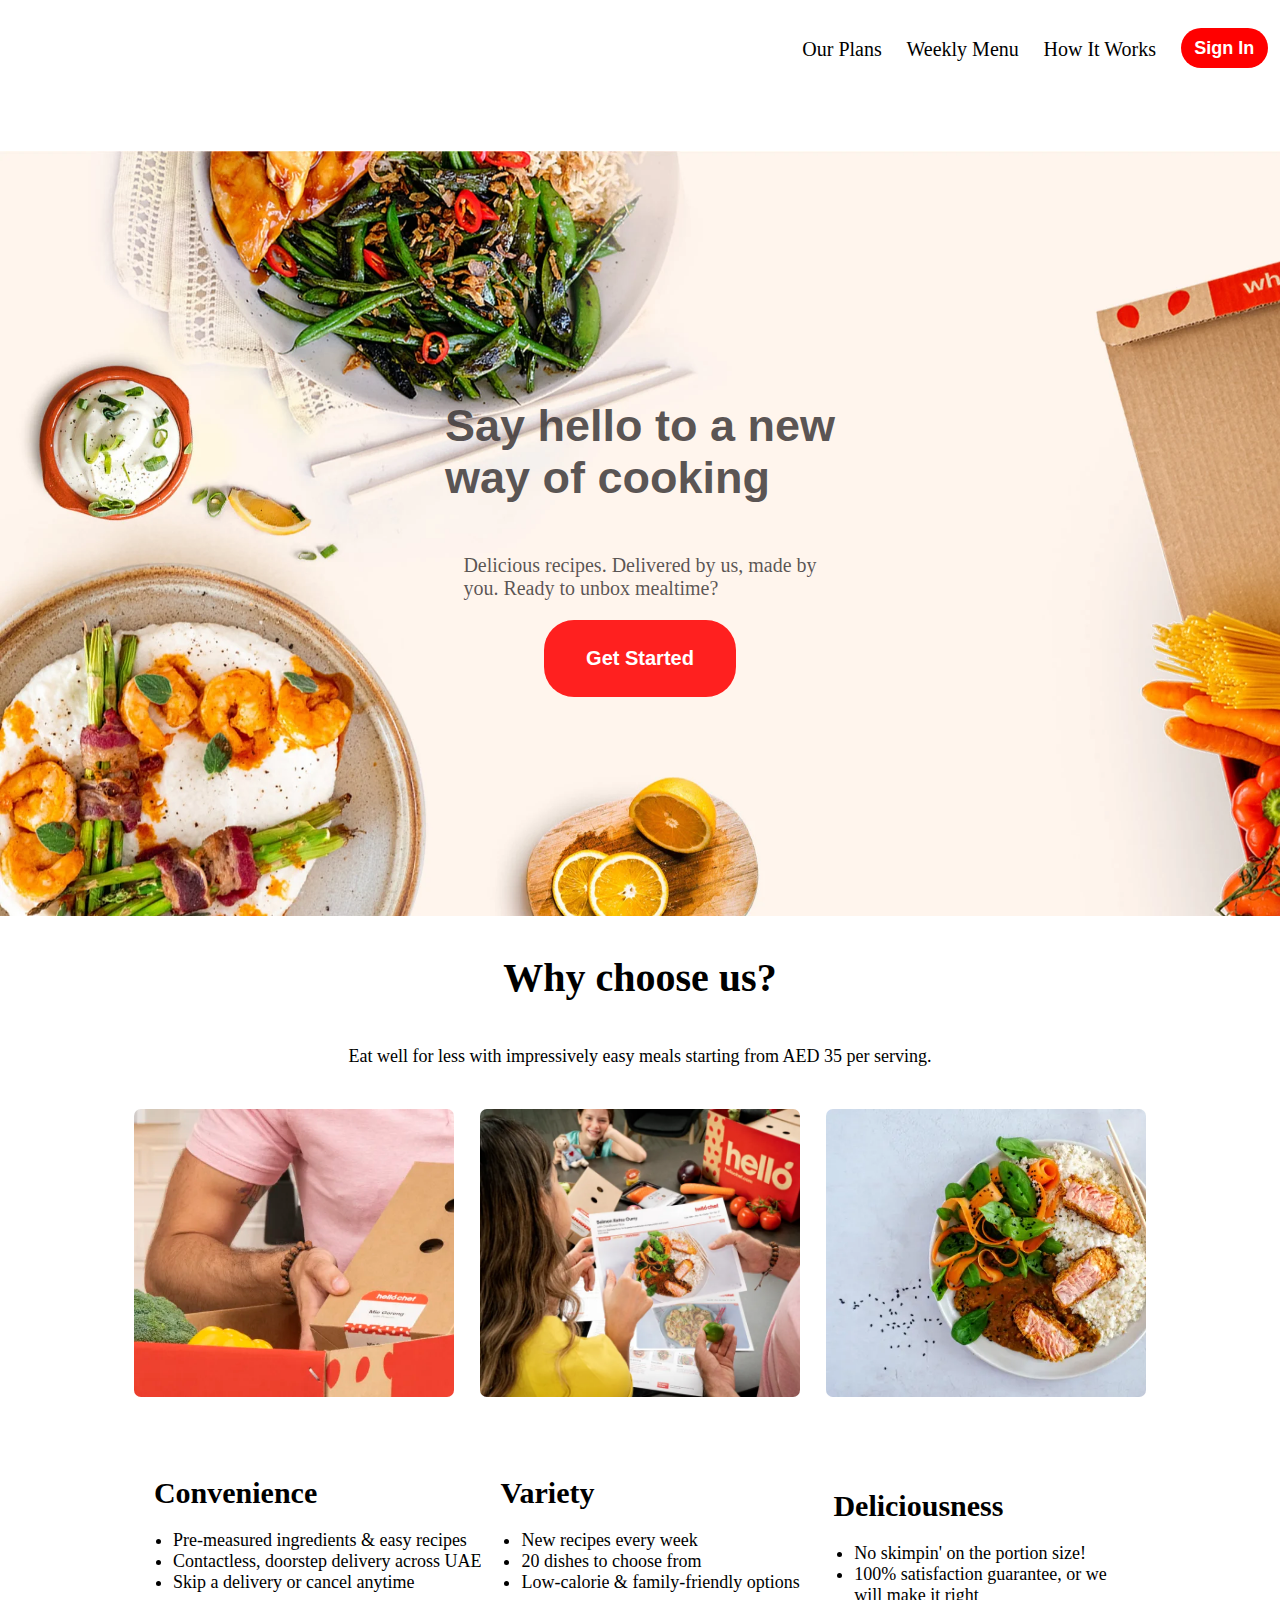
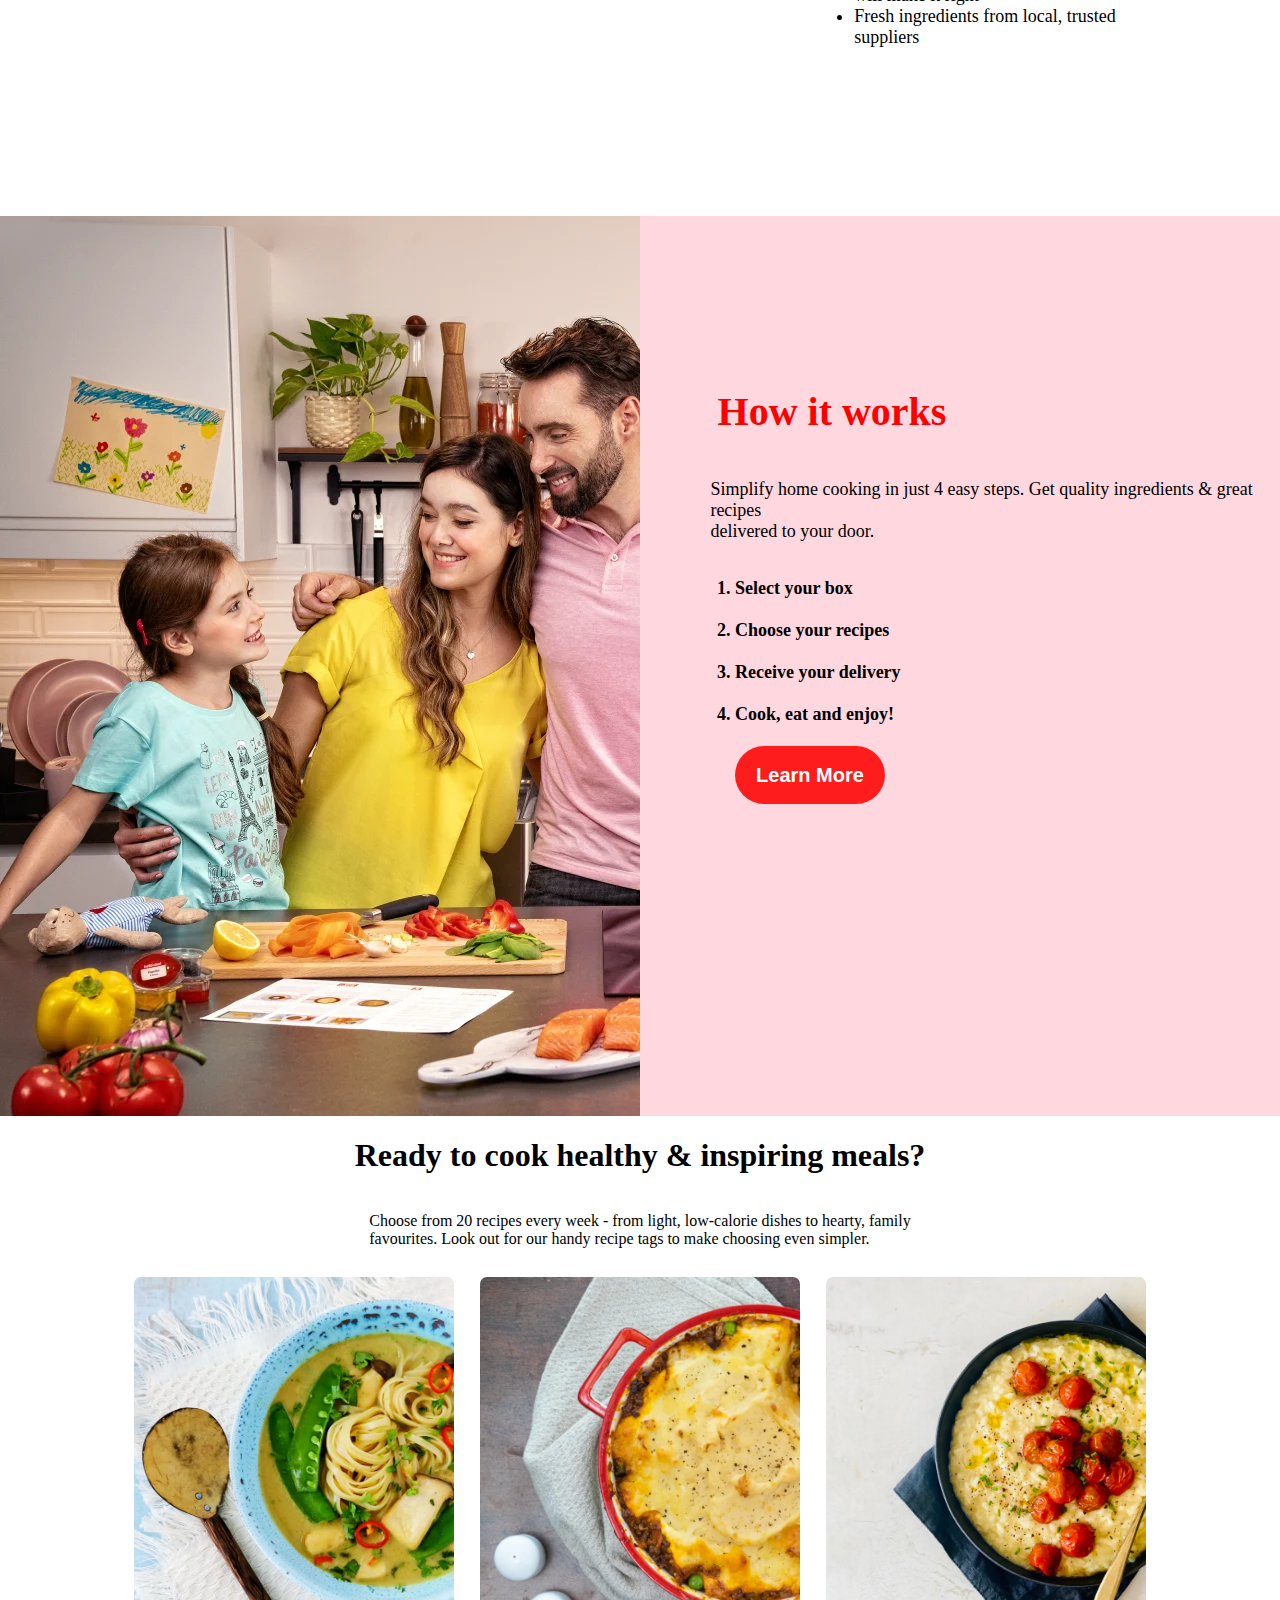
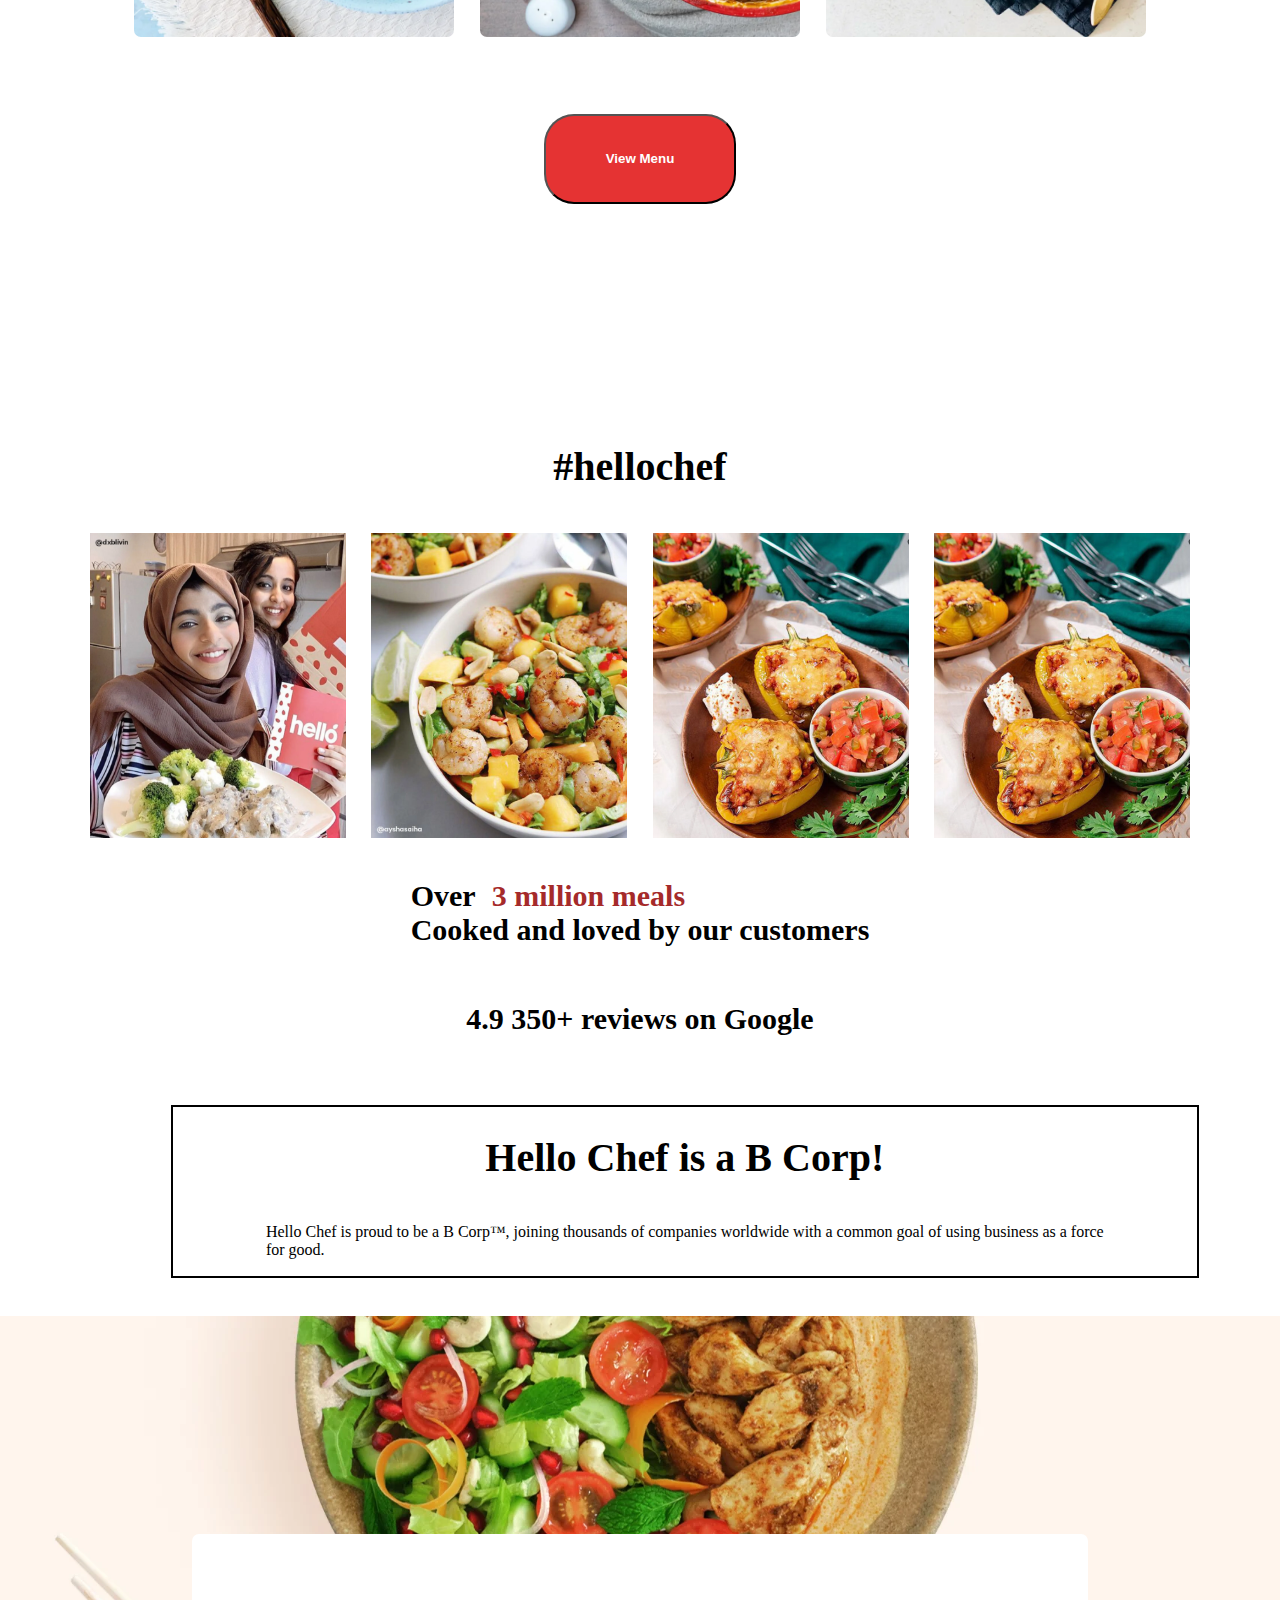
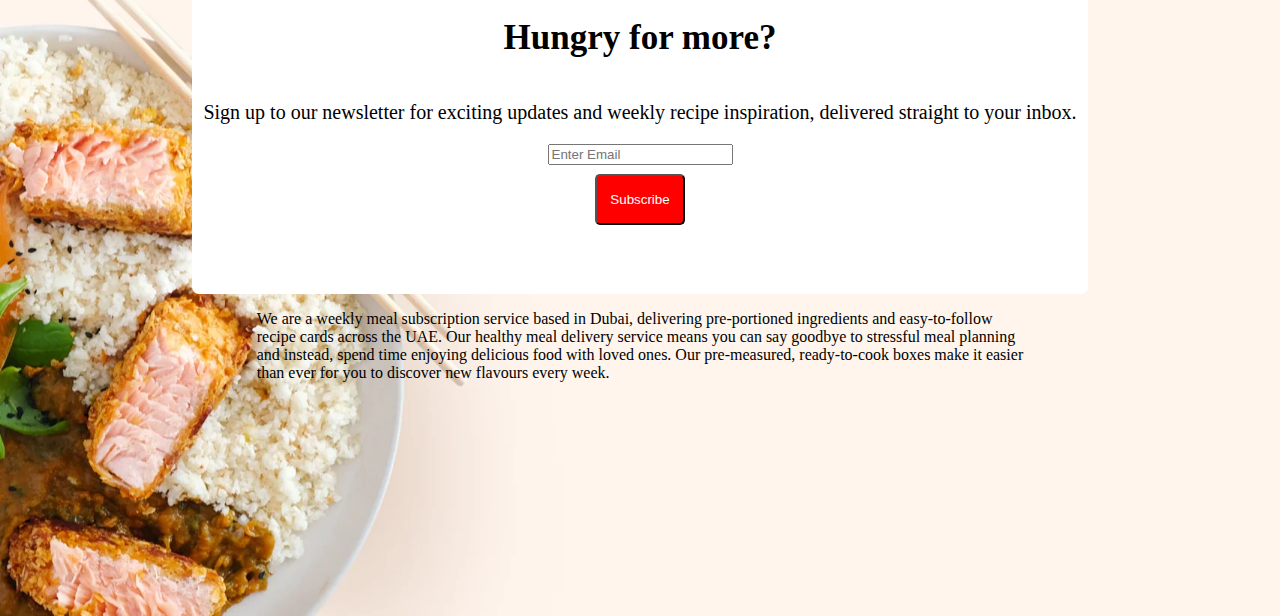
<file: index.html>
<!DOCTYPE html>
<html lang="en">
<head>
    <meta charset="UTF-8">
    <meta name="viewport" content="width=device-width, initial-scale=1.0">
    <link rel="stylesheet" href="/css/style.css">
    <title>Document</title>
</head>
<body>
    <div class="main">
        <div class="navbar">
            <ul class="list">
                <li> <a href="https://hellochef.me/our-plans" span style="color: black; text-decoration: none;">Our Plans</a></li>
                <li> <a href="https://hellochef.me/weekly-menu/2023-10-19" span style="color: black; text-decoration: none;">Weekly Menu</a></li>
                <li> <a href="hiw.html" span style="color: black; text-decoration: none;">How It Works</a></li>
                <button> <a href="https://hellochef.me/sign-in" span style="color: white; text-decoration: none;margin-top: 10%;">Sign In</a></button>
            </ul>   
            
        </div>
        <div class="page1">
            <h1>Say hello to a new <br> way of cooking</h1>
            <p>Delicious recipes. Delivered by us, made by <br> you. Ready to unbox mealtime?</p>
            <button>Get Started</button>
        </div>
    </div> 




    <div class="page2">
         
        <div class="top-page">
            <h1>Why choose us?</h1>
            <p>Eat well for less with impressively easy meals starting from AED 35 per serving.</p>
        </div>
        
        <div class="boxes">
            <div class="box1"></div>
            <div class="box2"></div>
            <div class="box3"></div>
        </div>
        <div class="points">
            <div class="box4">
                <h1>Convenience</h1>
                <ul>
                    <li>Pre-measured ingredients & easy recipes</li>
                    <li>Contactless, doorstep delivery across UAE</li>
                    <li>Skip a delivery or cancel anytime</li>
                </ul>
            </div>
            <div class="box5">
                <h1>Variety</h1>
                <ul>
                    <li>New recipes every week</li>
                    <li>20 dishes to choose from</li>
                    <li>Low-calorie & family-friendly options</li>
                </ul>
            </div>
            <div class="box6">
                <h1>Deliciousness</h1>
                <ul>
                    <li>No skimpin' on the portion size!</li>
                    <li>100% satisfaction guarantee, or we will make it right</li>
                    <li>Fresh ingredients from local, trusted suppliers</li>
                </ul>
            </div>
        </div>
 
    </div>  
    
    <div class="page3">

        <div class="con1"></div>
        <div class="con2">
            <h1>How it works</h1>
            <p>Simplify home cooking in just 4 easy steps. Get quality ingredients & great recipes <br> delivered to your door.</p>
            <ol>
                <li>Select your box</li><br>
                <li>Choose your recipes</li> <br>
                <li>Receive your delivery</li><br>
                <li>Cook, eat and enjoy!</li><br>
                <button><a href="https://hellochef.me/how-it-works" span style="color: white; text-decoration: none;">Learn More</a></button>
            </ol>
        </div>

    </div>
    <div class="page4">
        <h1>Ready to cook healthy & inspiring meals?</h1>
        <p>Choose from 20 recipes every week - from light, low-calorie dishes to hearty, family <br> favourites. Look out for our handy recipe tags to make choosing even simpler.</p>
        <div class="menu">
            <div class="box1"></div>
            <div class="box2"></div>
            <div class="box3"></div>
        </div>
        <button span style="height: 10%; width: 15%; color: white; background-color: rgba(224, 8, 8, 0.829); border-radius: 30px; font-weight: 700;">View Menu</button>

    </div>
    <div class="page5">
        <h1>#hellochef</h1>
        <div class="pics">
            <div class="pic1"></div> 
            <div class="pic2"></div> 
            <div class="pic3"></div> 
            <div class="pic4"></div>
        </div>
        <h2>Over <span style="color: brown; margin-left: 2%;">3 million meals</span> </span><br> Cooked and loved by our customers</h2>
        <h3>4.9 350+ reviews on Google</h3>
        <div class="certified">
            <h1>Hello Chef is a B Corp!</h1>
            <p>Hello Chef is proud to be a B Corp™, joining thousands of companies worldwide with a common goal of using business as a force <br>for good.</p>

        </div>

    </div>

    <div class="page6">
        <div class="subscribe">
            <h1>Hungry for more?</h1>
            <p>Sign up to our newsletter for exciting updates and weekly recipe inspiration, delivered straight to your inbox.</p>
            <input type="text" placeholder="Enter Email"> <button>Subscribe</button>
        </div>
        <p>We are a weekly meal subscription service based in Dubai, delivering pre-portioned ingredients and easy-to-follow <br> recipe cards across the UAE. Our healthy meal delivery service means you can say goodbye to stressful meal planning <br> and instead, spend time enjoying delicious food with loved ones. Our pre-measured, ready-to-cook boxes make it easier <br> than ever for you to discover new flavours every week.</p>

    </div>
    
    </div>
</body>
</html>
</file>
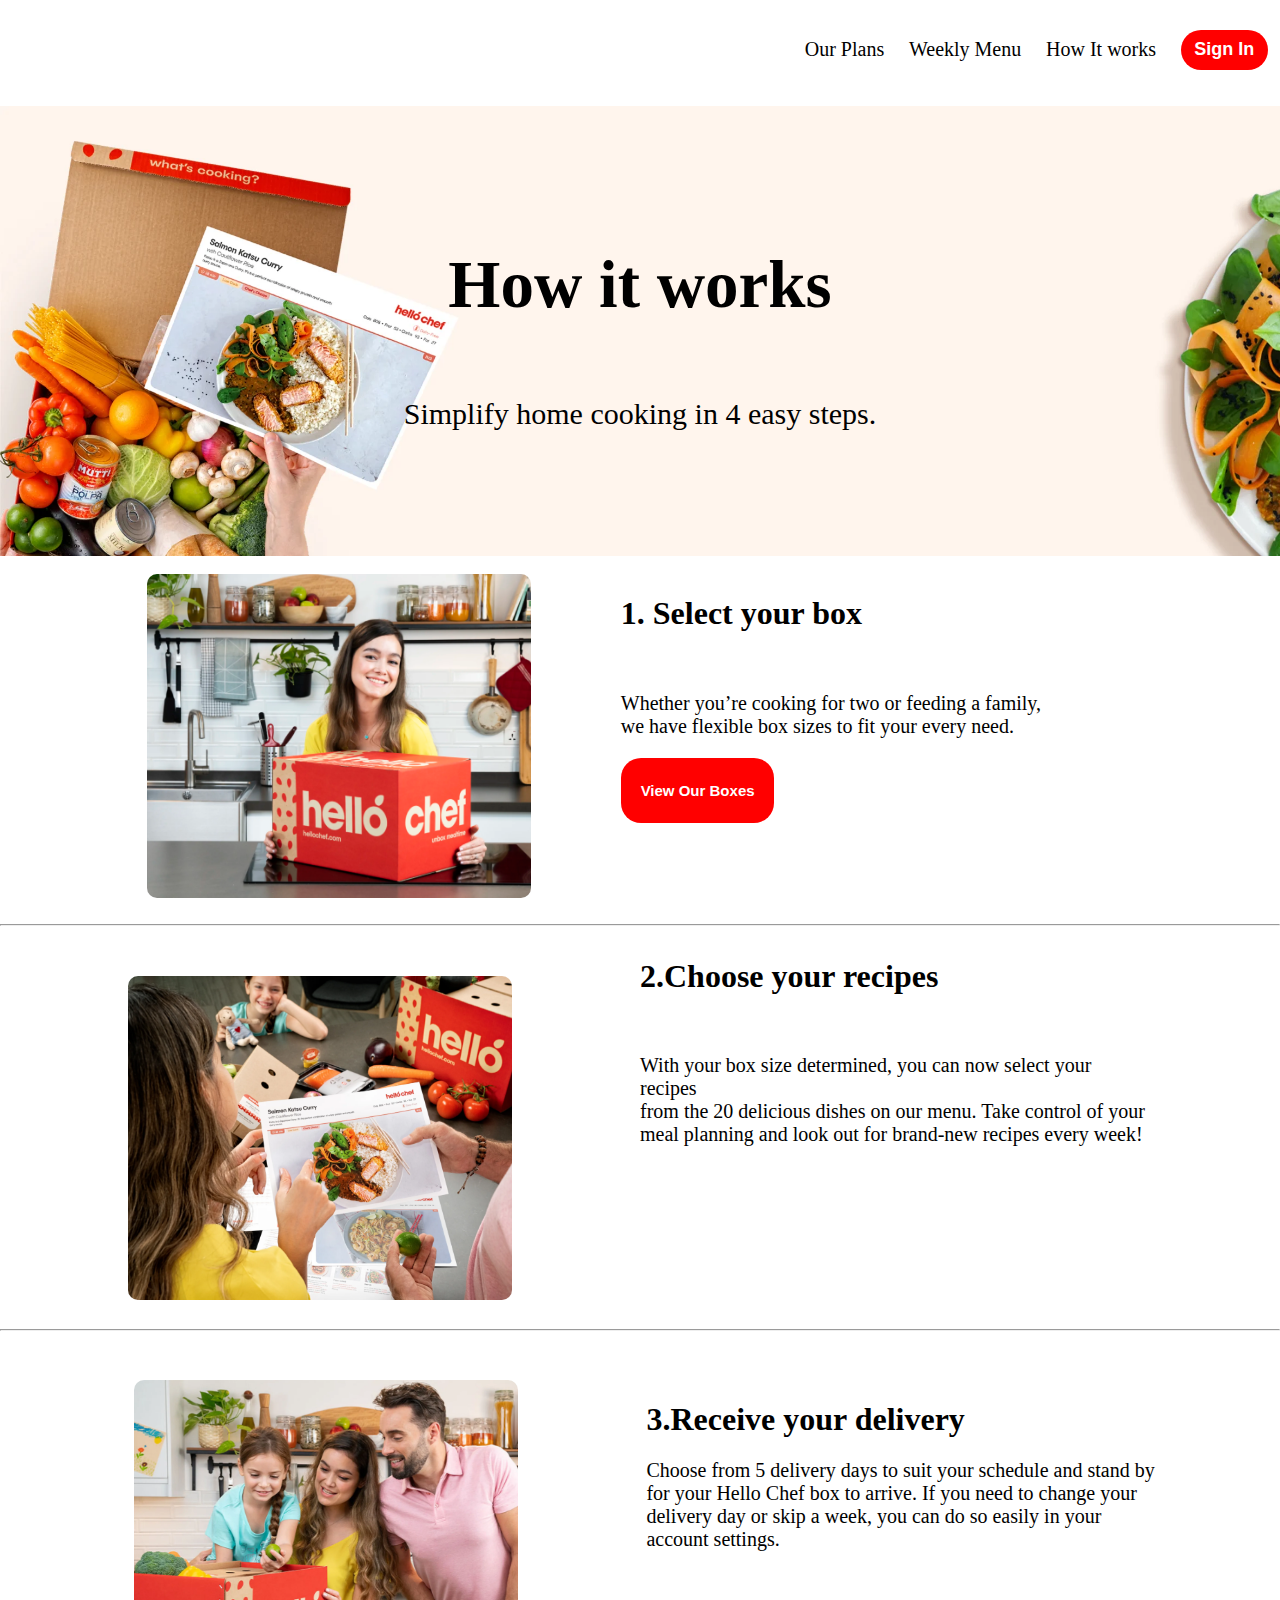
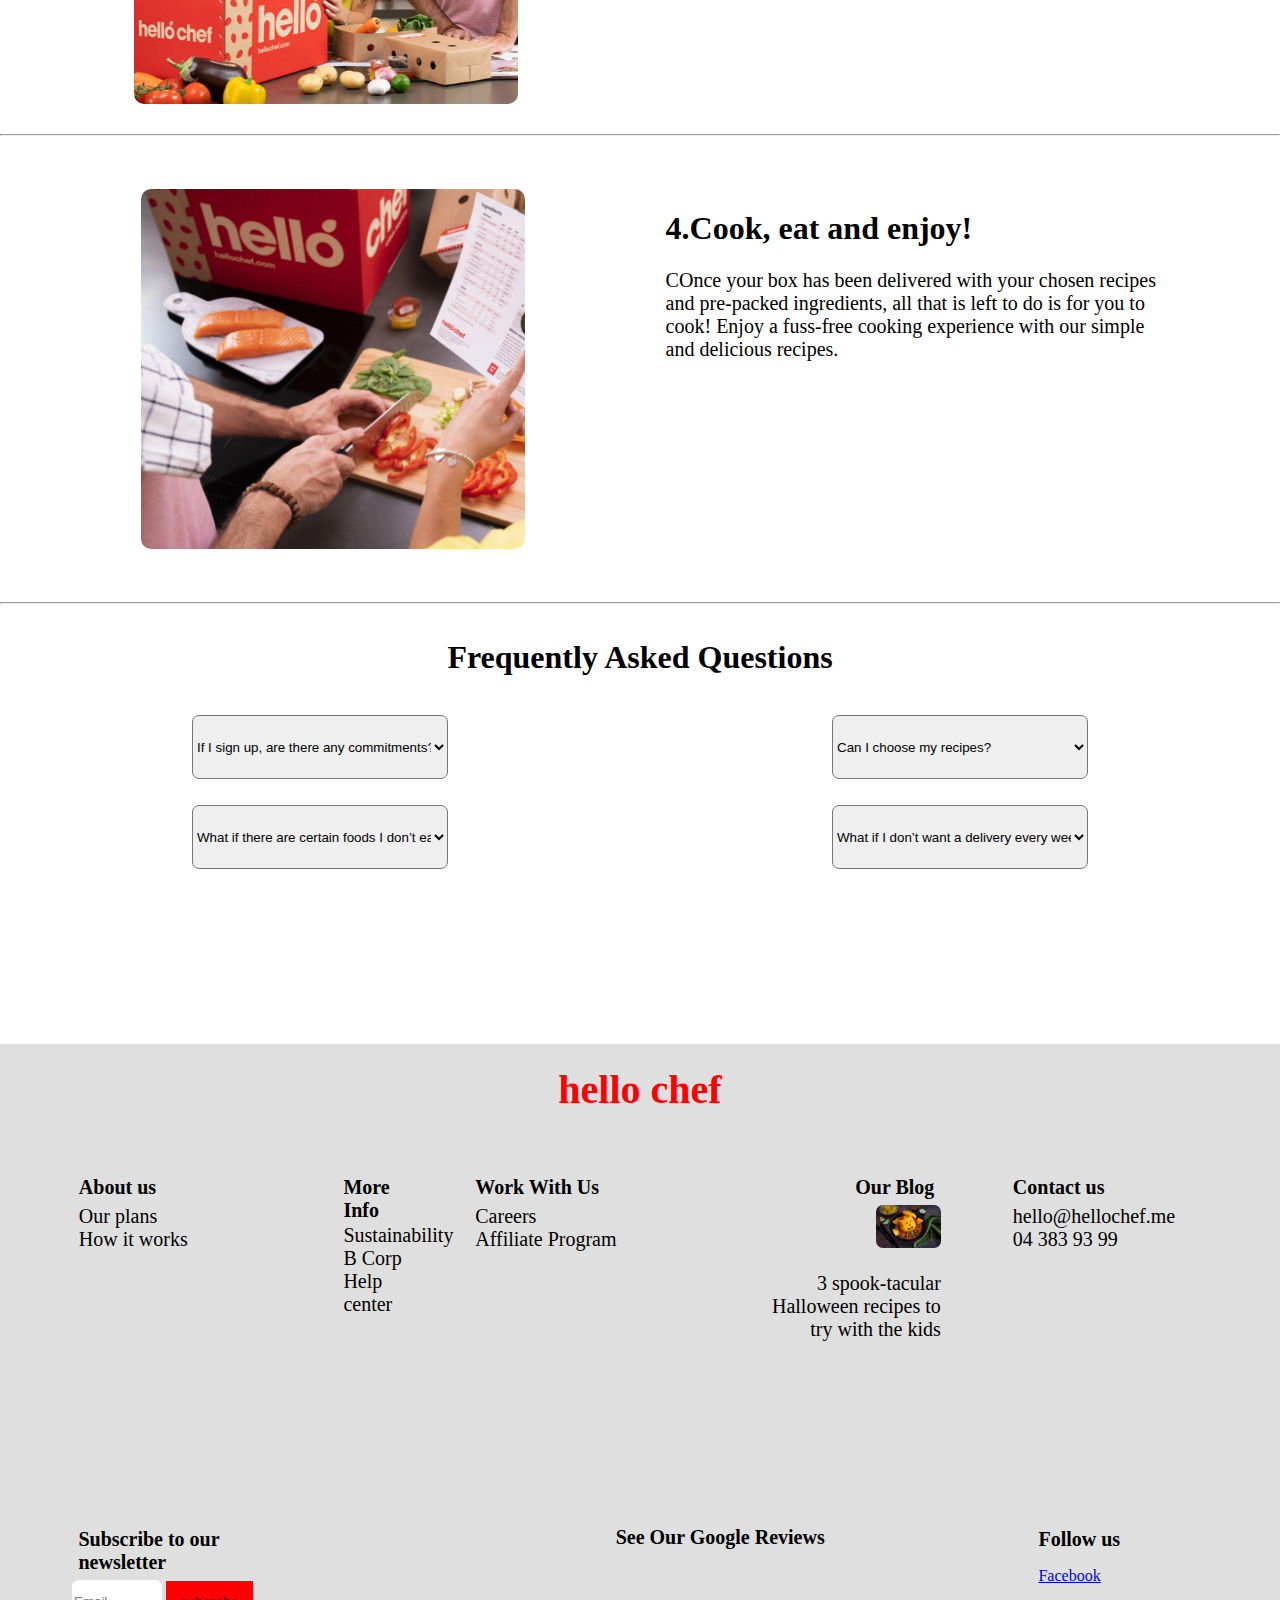
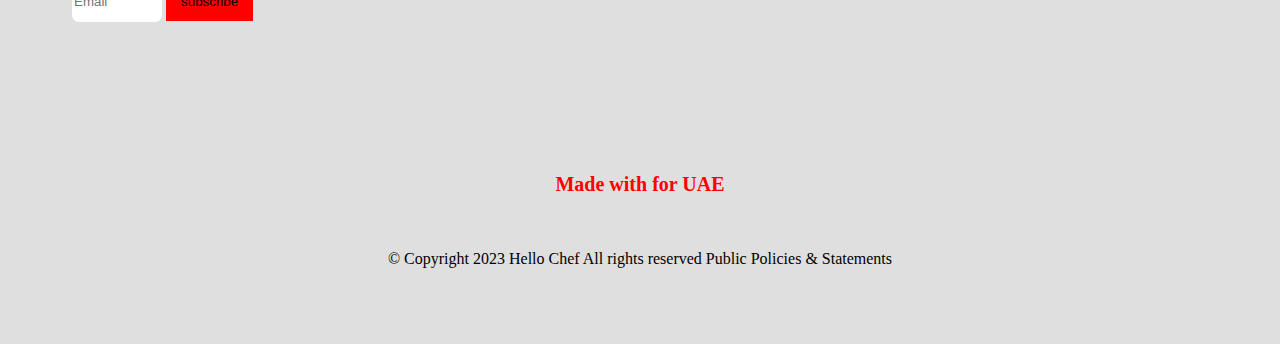
<file: hiw.html>
<!DOCTYPE html>
<html lang="en">
<head>
    <meta charset="UTF-8">
    <meta name="viewport" content="width=device-width, initial-scale=1.0">
    <link rel="stylesheet" href="/css/hiw.css">
    <title>Document</title>
</head>
<body>
    <div class="page1">
        <div class="navbar">
            <ul class="list">
                <li>Our Plans</li>
                <li>Weekly Menu</li>
                <li>How It works</li>
                <button>Sign In</button>
            </ul>

        </div>

        <div class="display">
            <h1>How it works</h1>
            <p>Simplify home cooking in 4 easy steps.</p>

        </div>
        <div class="step1">
            <div class="box1"></div>
            <div class="steps">
                <h1>1. Select your box</h1> <br>
                <p>Whether you’re cooking for two or feeding a family, <br> we have flexible box sizes to fit your every need.</p>
                <button>View Our Boxes</button>
            </div>
            
        </div>
        <hr> 

    </div>
    <div class="page2">
        <div class="step2">
            <div class="box2"> </div>
            <div class="steps">
                <h1>2.Choose your recipes</h1> <br>
                <p>With your box size determined, you can now select your recipes <br> from the 20 delicious dishes on our menu. Take control of your meal planning and look out for brand-new recipes every week!</p>
            
            </div>
            
        </div>
        <hr>
        <div class="step3">
            <div class="box3"></div>
            <div class="steps">
                <h1>3.Receive your delivery</h1>
                <p>Choose from 5 delivery days to suit your schedule and stand by for your Hello Chef box to arrive. If you need to change your delivery day or skip a week, you can do so easily in your account settings.</p>
            </div>
        </div>
    </div>
    <hr>

    <div class="page3">
        <div class="step4">
            <div class="box4"></div>
            <div class="steps">
                <h1>4.Cook, eat and enjoy!</h1>
                <p>COnce your box has been delivered with your chosen recipes and pre-packed ingredients, all that is left to do is for you to cook! Enjoy a fuss-free cooking experience with our simple and delicious recipes.</p>
            </div>
        </div>
        <hr>
        <div class="questions">
            <h1>Frequently Asked Questions</h1>
        </div>
        <div class="extras">
            <div class="q1">
                <select name="a" id="">
                    <option value="">If I sign up, are there any commitments?</option>
                </select>
                <select name="b" id="">
                    <option value="">What if there are certain foods I don’t eat?</option>
                </select>
            </div>
            <div class="q2">
                <select name="c" id="">
                    <option value="">Can I choose my recipes?</option>
                </select>
                <select name="d" id="">
                    <option value="">What if I don’t want a delivery every week?</option>
                </select>
            </div>
        </div>
        <!-- <button>See all FAQs</button> -->
    </div>

    <div class="page4">
        <div class="chef">
            <h1>hello chef</h1>
        </div>
        <div class="contactus">
            <div class="con1">
                <ul>
                    <h1>About us</h1>
                    <li>Our plans</li>
                    <li>How it works</li>
                </ul>
            </div>
            <div class="con2">
                <ul>
                    <h1>More Info</h1>
                    <li>Sustainability</li>
                    <li>B Corp</li>
                    <li>Help center</li>
                </ul>
            </div>
            <div class="con3">
                <ul>
                    <h1>Work With Us </h1>
                    <li>Careers</li>
                    <li>Affiliate Program</li>
                </ul>
            </div>
            <div class="con4">
                <ul>
                    <h1>Our Blog</h1>  
                    <img src="/Images/spookypeppers_feat.webp" alt="">      
                    <p>3 spook-tacular <br> Halloween recipes to <br> try with the kids</p>
                </ul>
            </div>

            <div class="con5">
                <ul>
                    <h1>Contact us</h1>
                    <li>hello@hellochef.me</li> 
                    <li> 04 383 93 99</li>
                </ul>
            </div>
        </div>
        <div class="reviews">
            <div class="con6">
                <ul>
                    <h1>Subscribe to our newsletter</h1>
                    <input type="text" placeholder="Email">
                    <button>subscribe</button>
                </ul>
            </div>
            <div class="con7">
                <h1>See Our Google Reviews</h1>
            </div>
            <div class="con8">
                <ul>
                    <h1>Follow us</h1>
                    <p> <a href="https://www.facebook.com/hellochef.me/">Facebook</a></p>
                    <!-- <p> <a href="https://www.instagram.com/hellochef/"> Instagram</a></p> -->
                    <!-- <p> <a href="https://www.youtube.com/channel/UCIrUmscW1GvGPwMCG0LoIUw?themeRefresh=1">Youtube</a></p> -->
                    <!-- <p> <a href="https://www.tiktok.com/@hellochef.com">Tiktok</a></p> -->
                </ul>
            </div>
        </div>
        <div class="final">
            <h1>Made with for UAE</h1>
            <p>© Copyright 2023 Hello Chef All rights reserved Public Policies & Statements</p>
        </div>

    </div>
   
    
    
</body>
</html>
</file>
<file: css/style.css>
body{
    margin: 0%;
    padding: 0%;
}

.main{
    height: 100vh;
    width: 100%;
}

.navbar{
    height: 15%;
    width: 100%;
    background-color: white;
   
}

.list{
    list-style: none;
    display: flex;
    justify-content: flex-end;
    text-decoration: none;
}

.list li{
    font-size: 20px;
    margin: 1%;
    margin-top: 1.8%;
}

.list button{
    height: 40px;
    width: 7%;
    border-radius: 40px;
    background-color: red;
    border: none;
    margin: 1%;
    color: white;
    font-size: 18px;
    font-weight: 800;
    
}

.page1{
    height: 85%;
    width: 100%;
    background-image: url(/Images/banner.webp);
    background-size: cover;
}

.page1{
    display: flex;
    flex-direction: column;
    justify-content: center;
    align-items: center;

}

.page1 h1{
    font-size: 45px;
    font-family: Arial, Helvetica, sans-serif;
    color: rgba(61, 56, 56, 0.842);
    font-weight: 700;
}

.page1 p{
    font-size: 20px;
    color: rgba(61, 56, 56, 0.842);
}

.page1 button{
    height: 10%;
    width: 15%;
    color: white;
    background-color: rgba(255, 0, 0, 0.87);
    border: none;
    border-radius: 30px;
    font-size: 20px;
    font-weight: 900;
    margin-bottom: 0%;
}


.page2{
    height: 100vh;
    width: 100%;
    background-color: white;
}

.top-page{
    height: 20%;
    width: 100%;
    background-color: white;
    justify-content: center;
    align-items: center;
    display: flex;
    flex-direction: column;
}

.top-page h1{
    font-size: 40px;
    font-weight: 700;
    font-family: arial black;
}

.top-page p{
    font-size: 18px;

}

.boxes{
    height: 40%;
    width: 100%;
    display: flex;
    flex-direction: row;
    justify-content: center;
    
}

.box1{
    height: 80%;
    width: 25%;
    background-color: azure;
    margin: 1%;
    background-image: url(/Images/box1.webp);
    background-size: cover;
    border-radius: 7px;
}

.box2{
    height: 80%;
    width: 25%;
    background-color: blue;
    margin: 1%;
    background-image: url(/Images/box2.webp);
    background-size: cover;
    border-radius: 7px;
}

.box3{
    height: 80%;
    width: 25%;
    background-color: blueviolet;
    margin: 1%;
    background-image: url(/Images/box3.webp);
    background-size: cover;
    border-radius: 7px;
}

.points{
    height: 40%;
    width: 100%;
    display: flex;
    flex-direction: row;
    justify-content: center;
}
.points.box4{
    height: 100%;
    width: 25%;
    background-color: white;
}

.box5{
    height: 80%;
    width: 25%;
    background-color: white;
   
}

.box6{
    height: 80%;
    width: 25%;
    background-color: white;
    margin: 1%;
}

.box4 h1{
    font-size: 30px;
    margin-left: 6%;
}

.box4 li{
    font-size: 18px;
    text-decoration: none;
    padding-top: 0%;
    padding-bottom: 0%;
    margin-top: 0;
    align-items: top;
}

.box5 h1{
    font-size: 30px;
    margin-left: 6%;
}

.box5 li{
    font-size: 18px;
}


.box6 h1{
    font-size: 30px;
    margin-left: 6%;

}

.box6 li{
    font-size: 18px;
    margin-top: 0;
    align-items: top; 
}


.page3{
    height: 100vh;
    width: 100%;
    display: flex;
    flex-direction: row;
    align-items: center;
    justify-content: center;
}

.con1{
    height: 100%;
    width: 50%;
    background-image: url(/Images/con1.webp);
}

.con2{
    height: 100%;
    width: 50%;
    background-color: rgba(255, 192, 203, 0.637);
    display: flex;
    flex-direction: column;
    align-items: center;
    justify-content: center;
}

.con2 h1{
    font-size: 40px;
    color: red;
    margin-right: 40%;
}

.con2 p{
    font-size: 18px;
    margin-left: 11%;
}

.con2 ol{
    font-size: 18px;
    font-weight: bold;
    margin-right: 50%;
    margin-bottom: 200px;
    
    
}

.con2 button{
    height: 30%;
    width: 150px;
    color: white;
    font-size: 20px;
    font-weight: 600;
    background-color: rgba(255, 0, 0, 0.87);
    border: none;
    border-radius: 30px;
    margin-right: 20px;
    text-decoration: none;
}


.page4{
    height: 100vh;
    width: 100%;
    background-color: white;
    display: flex;
    flex-direction: column;
    align-items: center;
}

.menu{
    height: 50%;
    width: 100%;
    display: flex;
    flex-direction: row;
    justify-content: center;
    
}

.menu .box1{
    height: 80%;
    width: 25%;
    background-image: url(/Images/01.webp);
    
}

.menu .box2{
    height: 80%;
    width: 25%;
    background-image: url(/Images/02.webp);    
}

.menu .box3{
    height: 80%;
    width: 25%;
    background-image: url(/Images/03.webp);    
}

.page4 .button{
    height: 10%;
    width: 30%;
}

.page5{
    height: 100vh;
    width: 100%;
    display: flex;
    flex-direction: column;
    align-items: center;
    justify-content: center;

}

.page5 h1{
    font-size: 40px;
}

.page5 h2{
    font-size: 30px;
}

.page5 h3{
    font-size: 30px;
}
.pics{
    height: 40%;
    width: 100%;
    display: flex;
    flex-direction: row;
    justify-content: center;
    align-items: center;
   
}

.pic1{
    height: 90%;
    width: 20%;
    background-image: url(/Images/p1.webp);
    background-size: cover;
    margin: 1%;
}

.pic2{
    height: 90%;
    width: 20%;
    background-image: url(/Images/p2.webp);
    background-size: cover;
    margin: 1%;
}

.pic3{
    height: 90%;
    width: 20%;
    background-image: url(/Images/p3.webp);
    background-size: cover;
    margin: 1%;
}

.pic4{
    height: 90%;
    width: 20%;
    background-image: url(/Images/p4.webp);
    background-size: cover;
    margin: 1%;
}
.certified{
    height: 20%;
    width: 80%;
    color: black;
    display: flex;
    flex-direction: column;
    justify-content: center;
    align-items: center;
    border: 2px solid;
    margin: 3%;
    margin-left: 10%;
}

.page6{
    height: 100vh;
    width: 100%;
    background-image: url(/Images/page\ 5.webp);
    background-size: cover;
    justify-content: center;
    align-items: center;
    display: flex;
    flex-direction: column;

}

.subscribe{
    height: 40%;
    width: 70%;
    background-color: white;
    border-radius: 7px;
    display: flex;
    flex-direction: column;
    justify-content: center;
    align-items: center;
}

.page6 h1{
    font-size: 35px;
}

.subscribe p{
    font-size: 20px;
}

.input {
    height: 14%;
    width: 30%;
    border-radius: 5px;
    display: flex;
    align-items: center;
}

.page6 button{
    height: 14%;
    width: 10%;
    margin: 1%;
    border-radius: 5px;
    color: white;
    background-color: red;
}

.page7{
    height: 100vh;
    width: 100%;
    display: flex;
    flex-direction: column;
    align-items: center;
    justify-content: center;

}

.chef{
    height: 10%;
    width: 100%;
    background-color: blueviolet;
    justify-content: center;
    display: flex;
    flex-direction: column;
    align-items: center;
}

.final{
    height: 80%;
    width: 90%;
    display: flex;
    flex-direction: row;
    align-items: center;
    justify-content: center;
}

.about{
    height: 50%;
    width: 40%;
    background-color: white;
    margin: 1%;
    border: 2px solid;
    border-color: grey;
}

.blog{
    height: 50%;
    width: 40%;
    background-color: green;

}
</file>
<file: css/hiw.css>
body{
    padding: 0%;
    margin: 0%;
}

.page1{
    height: 100vh;
    width: 100%;

}

.navbar{
    height: 10%;
    width: 100%;
}

.display{
    height: 50%;
    width: 100%;
    background-image: url(/Images/Display.webp);
    background-size: cover;
    display: flex;
    flex-direction: column;
    align-items: center;
    justify-content: center;
}

.list{
    list-style: none;
    display: flex;
    justify-content: flex-end;
    text-decoration: none;
}

.list li{
    font-size: 20px;
    margin: 1%;
    margin-top: 1.8%;
}

.list button{
    height: 40px;
    width: 7%;
    border-radius: 40px;
    background-color: red;
    border: none;
    margin: 1%;
    margin-top: 1.1%;
    color: white;
    font-size: 18px;
    font-weight: 800;
    
}

.display h1{
    font-size: 67px;
    color: black;
}

.display p{
    font-size: 30px;
    text-align: center;

}

.step1{
    height: 40%;
    width: 100%;
    display: flex;
    flex-direction: row;
    align-items: center;
    justify-content: center;
}

.step1 .box1{
    height: 90%;
    width: 30%;
    background-image: url(/Images/Select_your_box.webp);
    background-size: cover;
    border-radius: 10px;
}

.step1 .steps{
    height: 90%;
    width: 40%;
    margin-left: 7%;
}

.steps p{
    font-size: 20px;
}

.step1 button{
    height: 20%;
    width: 30%;
    border-radius: 20px;
    border: none;
    background-color: red;
    color: white;
    font-size: 15px;
    font-weight: 700;
}


.page2{
    height: 90vh;
    width: 100%;
}

.page2 .step2{
    height: 50%;
    width: 100%;
    display: flex;
    flex-direction: row;
    justify-content: center;
    align-items: center;
}
 .step2 .box2{
    height: 80%;
    width: 30%;
    background-image: url(/Images/variety-hi.webp);
    background-size: cover;
    border-radius: 10px;
    margin: 2%;
    margin-right: 10%;
    margin-top: 5%;
}

.step2 .steps{
    height: 90%;
    width: 40%;
    margin-right: 2%;
}

.page2 .step3{
    height: 50%;
    width: 100%;
    display: flex;
    flex-direction: row;
    justify-content: center;
    align-items: center;
}

.step3 .box3{
    height: 80%;
    width: 30%;
    background-image: url(/Images/step-3.webp);
    background-size: cover;
    margin: 5%;
    margin-right: 10%;
    border-radius: 10px;
}

.step3 .steps{
    height: 80%;
    width: 40%;
    /* margin: 1%; */
    margin-right: 4%;
}


.page3{
    height: 100vh;
    width: 100%;
}

.page3 .step4{
    height: 50%;
    width: 100%;
    display: flex;
    flex-direction: row;
    justify-content: center;
    align-items: center;
}
 .step4 .box4{
    height: 80%;
    width: 30%;
    background-image: url(/Images/variety-hi.webp);
    background-size: cover;
    border-radius: 10px;
    margin: 2%;
    margin-right: 8%;
    margin-top: 5%;
}

.step4 .steps{
    height: 90%;
    width: 40%;
    margin-right: 2%;
}

.page3 .step4{
    height: 50%;
    width: 100%;
    display: flex;
    flex-direction: row;
    justify-content: center;
    align-items: center;
}

.step4 .box4{
    height: 80%;
    width: 30%;
    background-image: url(/Images/Cook_eat_enjoy_-_How_it_works.webp);
    background-size: cover;
    margin: 5%;
    margin-right: 11%;
    border-radius: 10px;
}

.step4 .steps{
    height: 80%;
    width: 40%;
}

.page3 .questions{
    height: 10%;
    width: 100%;
    display: flex;
    flex-direction: column;
    justify-content: center;
    align-items: center;
}

.extras{
    height: 40%;
    width: 100%;
    display: flex;
    flex-direction: row;
}

.extras .q1{
    height: 50%;
    width: 50%;
    display: flex;
    flex-direction: column;
    justify-content: center;
    align-items: center;

}

select{
    height: 40%;
    width: 40%;
    margin: 2%;
    border-radius: 7px;
}

.extras .q2{
    height: 50%;
    width: 50%;
    display: flex;
    flex-direction: column;
    justify-content: center;
    align-items: center;
    
}


.option{
    height: 20px;
    width: 10px;
}

.page3 button{
    height: 50px;
    width: 20%;
    margin-left: 30%;
    margin-bottom: 70%;
}
.page4{
    height: 100vh;
    width: 100%;
    background-color: rgb(224, 223, 223);
}

.page4 .chef{
    height: 10%;
    width: 100%;
    display: flex;
    flex-direction: column;
    justify-content: center;
    align-items: center;
}

.page4 h1{
    font-size: 40px;
    color: red;
    font-family: Cambria, Cochin, Georgia, Times, 'Times New Roman', serif;
    margin: 3%;

}

.page4 .contactus{
    height: 30%;
    width: 100%;
    display: flex;
    flex-direction: row;
    align-items: baseline;
    justify-content: center;
    
}

.con1{
    height: 60%;
    width: 21%;
}

.con1 li{
    margin-left: 2%;
}

.con2{
    height: 60%;
    width: 10%;
}

.con2 li{
    margin-left: 2%;
}

.con3{
    height: 60%;
    width: 20%;
}

.con3 li{
    margin-left: 3%;
}

.con4{
    height: 60%;
    width: 20%;
}

.con4{
    text-align: end;
}
.con4 img{
    height: 30%;
    width: 30%;
    border-radius: 7px;
}

.con5{
    height: 60%;
    width: 20%;
    margin: 2%;
}

.contactus li{
    margin-left: 3%;
}
.page4 .contactus h1{
    font-size: 20px;
    color: black;
}

.page4 .contactus li{
    font-size: 20px;
    list-style: none;
    
}

.page4 .contactus p{
    font-size: 20px;
    text-align: end;
}

.page4 .reviews{
    height: 40%;
    width: 100%;
    display: flex;
    flex-direction: row;
    justify-content: center;
    align-items: center;
}


.reviews.newsletter{
    height: 40%;
    width: 100%;
}
.con6{
    height: 40%;
    width: 20%;
    align-items: baseline;
    margin-right: 25%;
}

.con6 input{
    height: 40px;
    width: 40%;
    margin : none;
    border-radius: 7px;
    border: none;
}

.con6 button{
    height: 40px;
    width: 40%;
    background-color: red;
    border: none;
    
}


.con7{
    height: 40%;
    width: 20%;
    align-items: baseline;
    margin-top: 01%;
}
.con8{
    height: 40%;
    width: 20%;
    display: inline;
    align-items: baseline;
    margin-bottom: 0%;
    margin-left: 10%;
    
}

.con8 h1{
    font-size: 20px;
}

.con8 p{
    text-align: start;
    display: flex;
    flex-direction: column;
    margin-left: 3%;
}

.reviews h1{
    font-size: 20px;
    align-items: baseline;
    color: black;
}

.final{
    height: 10%;
    width: 100%;
    display: flex;
    flex-direction: column;
    align-items: center;
    justify-content: center;
    
}

.final h1{
    font-size: 20px;
    /* margin-top: 30%; */
}
</file>
